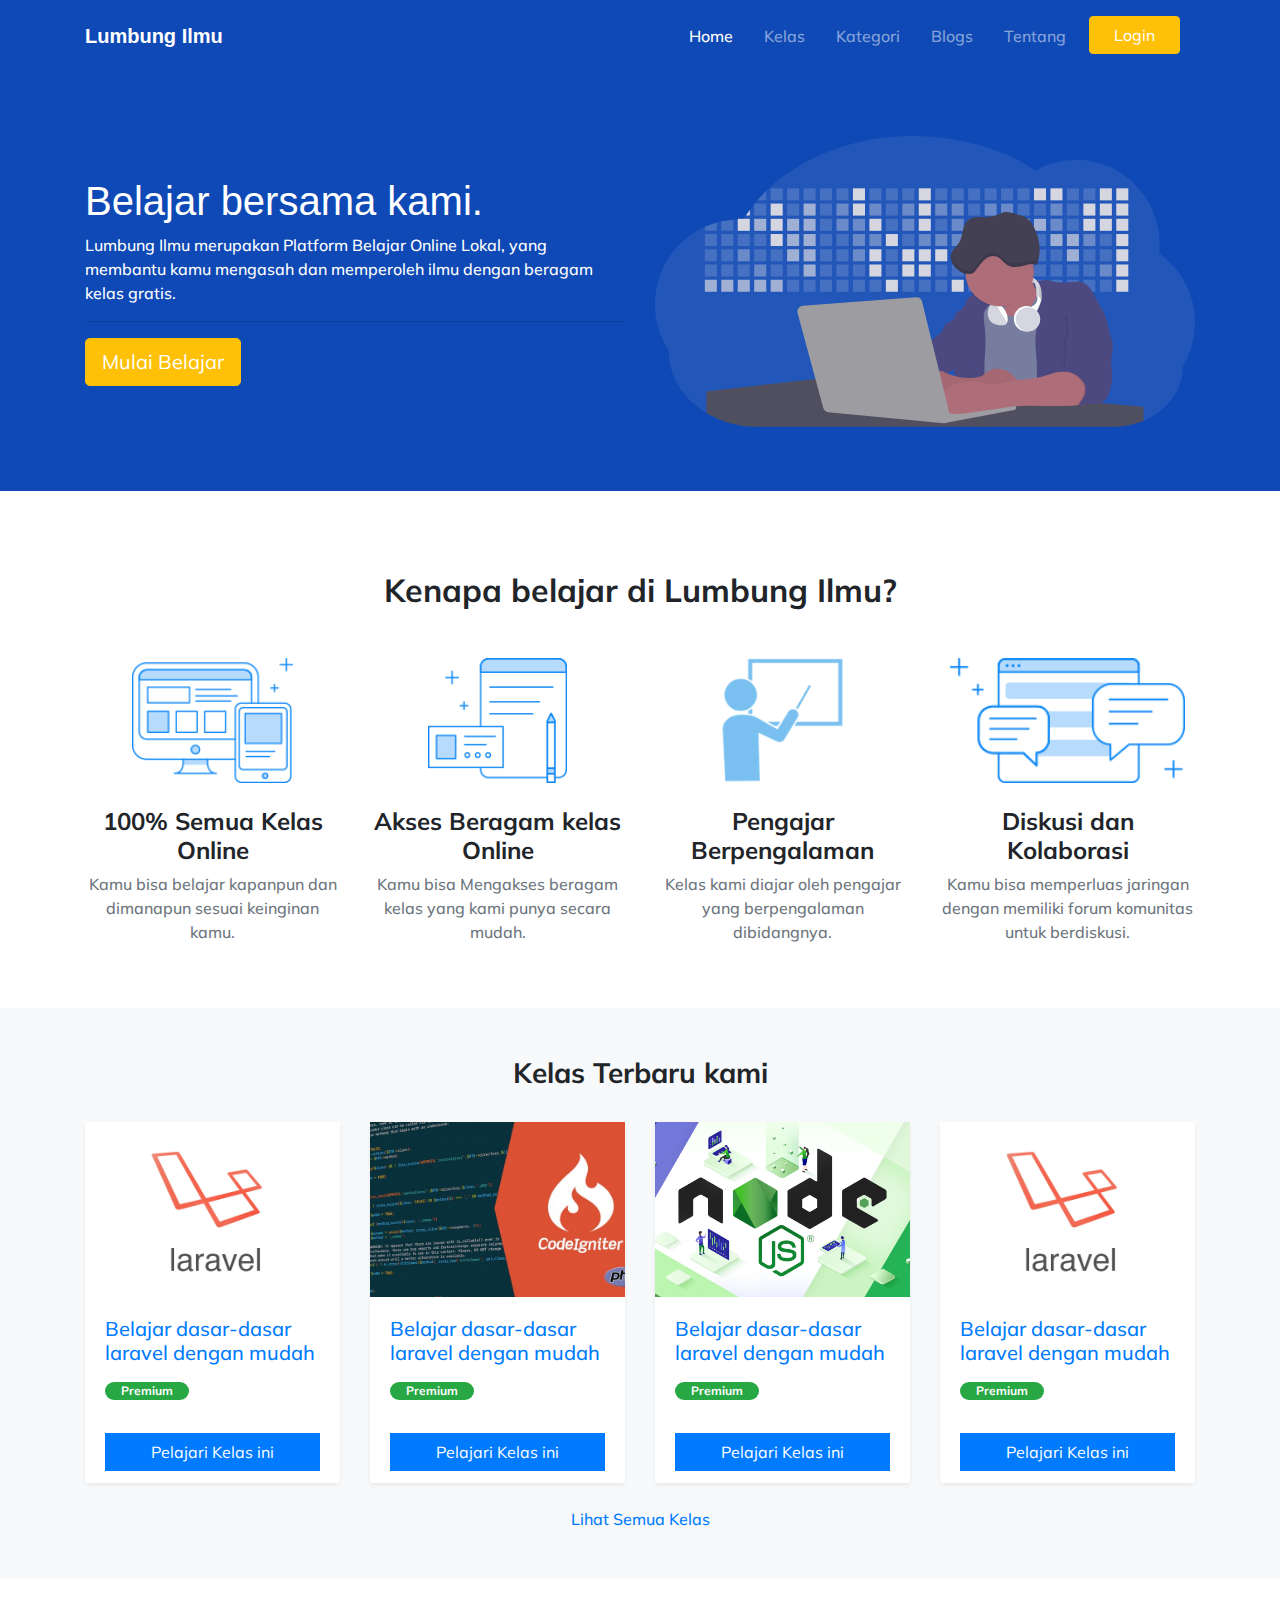
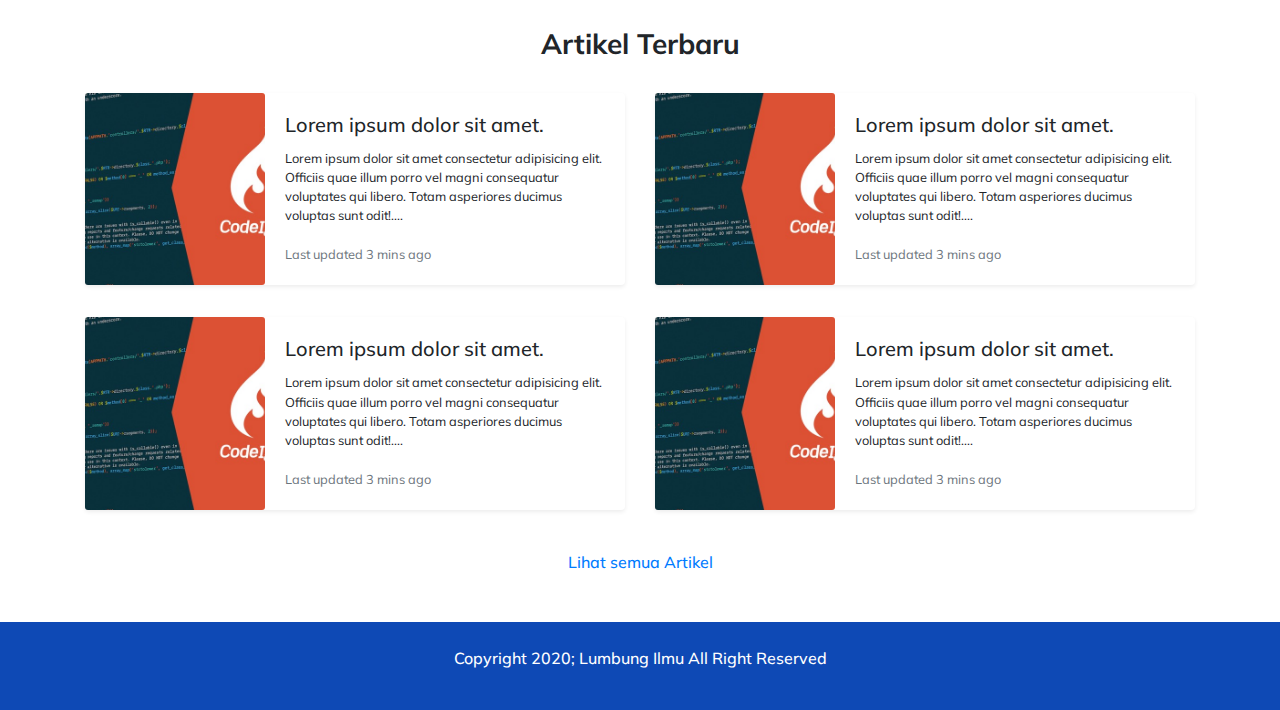
<file: index.html>
<!doctype html>
<html lang="en">

<head>
    <!-- Required meta tags -->
    <meta charset="utf-8">
    <meta name="viewport" content="width=device-width, initial-scale=1, shrink-to-fit=no">
    <!-- bootstrap css -->
    <link rel="stylesheet" href="css/bootstrap.min.css">
    <!-- custom css -->
    <link rel="stylesheet" href="css/app.css">

    <title>Lumbung Ilmu | Belajar Beragam kelas Online secara Gratis</title>
</head>

<body>
    <!-- navbar -->
    <nav class="navbar navbar-expand-lg navbar-dark py-3">
        <div class="container">
            <a class="navbar-brand" href="#">Lumbung Ilmu</a>
            <button class="navbar-toggler" type="button" data-toggle="collapse" data-target="#navbarNav"
                aria-controls="navbarNav" aria-expanded="false" aria-label="Toggle navigation">
                <span class="navbar-toggler-icon"></span>
            </button>
            <div class="collapse navbar-collapse" id="navbarNav">
                <ul class="navbar-nav ml-auto">
                    <li class="nav-item active">
                        <a class="nav-link" href="#">Home <span class="sr-only">(current)</span></a>
                    </li>
                    <li class="nav-item">
                        <a class="nav-link" href="#">Kelas</a>
                    </li>
                    <li class="nav-item">
                        <a class="nav-link" href="#">Kategori</a>
                    </li>
                    <div class="nav-item">
                        <a href="" class="nav-link">Blogs</a>
                    </div>
                    <div class="nav-item">
                        <a href="" class="nav-link">Tentang</a>
                    </div>
                    <li class="nav-item">
                        <a class="btn btn-warning text-white px-4" href="#">Login</a>
                    </li>
                </ul>
            </div>
        </div>
    </nav>
    <!-- end of navbar -->

    <!-- jumbotron -->
    <div class="jumbotron jumbotron-fluid">
        <div class="container text-white">
            <div class="row">
                <div class="col-sm-6 align-self-center">
                    <h1>Belajar bersama kami.</h1>
                    <p>Lumbung Ilmu merupakan Platform Belajar Online Lokal, yang membantu kamu mengasah dan memperoleh
                        ilmu dengan beragam kelas gratis.</p>
                    <hr>
                    <a href="" class="btn btn-warning btn-lg text-white">Mulai Belajar</a>
                </div>
                <div class="col-sm-6">
                    <img src="images/svg/developer_activity.svg" width="100%">
                </div>
            </div>
        </div>
    </div>
    <!-- end of jumbotron -->

    <!-- our-benefit -->
    <section class="benefit-us py-5">
        <div class="container text-center">
            <h2 class="font-weight-bold">Kenapa belajar di Lumbung Ilmu?</h2>
            <div class="row mt-5">
                <div class="col-sm-3">
                    <img src="images/png/1.png">
                    <div class="title mt-4">
                        <h4 class="font-weight-bold">100% Semua Kelas Online</h4>
                        <p class="text-muted">Kamu bisa belajar kapanpun dan dimanapun sesuai keinginan kamu.</p>
                    </div>
                </div>
                <div class="col-sm-3">
                    <img src="images/png/2.png">
                    <div class="title mt-4">
                        <h4 class="font-weight-bold">Akses Beragam kelas Online</h4>
                        <p class="text-muted">Kamu bisa Mengakses beragam kelas yang kami punya secara mudah.</p>
                    </div>
                </div>
                <div class="col-sm-3">
                    <img src="images/png/3.png">
                    <div class="title mt-4">
                        <h4 class="font-weight-bold">Pengajar Berpengalaman</h4>
                        <p class="text-muted">Kelas kami diajar oleh pengajar yang berpengalaman dibidangnya.</p>
                    </div>
                </div>
                <div class="col-sm-3">
                    <img src="images/png/4.png">
                    <div class="title mt-4">
                        <h4 class="font-weight-bold">Diskusi dan Kolaborasi</h4>
                        <p class="text-muted">Kamu bisa memperluas jaringan dengan memiliki forum komunitas untuk
                            berdiskusi.</p>
                    </div>
                </div>
            </div>
        </div>
    </section>
    <!-- end of our benefit -->

    <!-- latest course -->
    <section class="lates-course py-5 bg-light">
        <div class="container">
            <h3 class="font-weight-bold text-center">Kelas Terbaru kami</h3>
            <div class="row mt-3">
                <div class="col-sm-3">
                    <div class="card shadow-sm border-0 mt-3">
                        <img src="../images/courses/laravel.jpg" class="course-thumbnail" width="100%">
                        <div class="card-body">
                            <h5 class="card-title">
                                <a href="">Belajar dasar-dasar laravel dengan mudah</a>
                            </h5>
                            <span class="badge badge-success badge-pill px-3">Premium</span>
                        </div>
                        <div class="card-footer border-0 bg-white">
                            <a href="" class="btn btn-primary btn-block rounded-0">Pelajari Kelas ini</a>
                        </div>
                    </div>
                </div>
                <div class="col-sm-3">
                    <div class="card shadow-sm border-0 mt-3">
                        <img src="../images/courses/codeigniter.jpg" class="course-thumbnail" width="100%">
                        <div class="card-body">
                            <h5 class="card-title">
                                <a href="">Belajar dasar-dasar laravel dengan mudah</a>
                            </h5>
                            <span class="badge badge-success badge-pill px-3">Premium</span>
                        </div>
                        <div class="card-footer border-0 bg-white">
                            <a href="" class="btn btn-primary btn-block rounded-0">Pelajari Kelas ini</a>
                        </div>
                    </div>
                </div>
                <div class="col-sm-3">
                    <div class="card shadow-sm border-0 mt-3">
                        <img src="../images/courses/nodejs.png" class="course-thumbnail" width="100%">
                        <div class="card-body">
                            <h5 class="card-title">
                                <a href="">Belajar dasar-dasar laravel dengan mudah</a>
                            </h5>
                            <span class="badge badge-success badge-pill px-3">Premium</span>
                        </div>
                        <div class="card-footer border-0 bg-white">
                            <a href="" class="btn btn-primary btn-block rounded-0">Pelajari Kelas ini</a>
                        </div>
                    </div>
                </div>
                <div class="col-sm-3">
                    <div class="card shadow-sm border-0 mt-3">
                        <img src="../images/courses/laravel.jpg" class="course-thumbnail" width="100%">
                        <div class="card-body">
                            <h5 class="card-title">
                                <a href="">Belajar dasar-dasar laravel dengan mudah</a>
                            </h5>
                            <span class="badge badge-success badge-pill px-3">Premium</span>
                        </div>
                        <div class="card-footer border-0 bg-white">
                            <a href="" class="btn btn-primary btn-block rounded-0">Pelajari Kelas ini</a>
                        </div>
                    </div>
                </div>
            </div>
            <div class="text-center mt-4">
                <a href="">Lihat Semua Kelas</a>
            </div>
        </div>
    </section>
    <!-- end of latest course -->

    <!-- blogs -->
    <section class="lates-blogs py-5">
        <div class="container">
            <h3 class="font-weight-bold text-center">Artikel Terbaru</h3>
            <div class="row mt-3">
                <div class="col-sm-6 mt-3">
                    <div class="card mb-3 border-0 shadow-sm" style="max-width: 540px;">
                        <div class="row no-gutters">
                            <div class="col-md-4">
                                <img src="images/courses/codeigniter.jpg" class="card-img blogs-thumbnail" alt="...">
                            </div>
                            <div class="col-md-8">
                                <div class="card-body">
                                    <h5 class="card-title">Lorem ipsum dolor sit amet.</h5>
                                    <p class="small">Lorem ipsum dolor sit amet consectetur adipisicing elit. Officiis
                                        quae illum porro vel magni consequatur voluptates qui libero. Totam asperiores
                                        ducimus voluptas sunt odit!....</p>
                                    <p class="card-text"><small class="text-muted">Last updated 3 mins ago</small></p>
                                </div>
                            </div>
                        </div>
                    </div>
                </div>
                <div class="col-sm-6 mt-3">
                    <div class="card mb-3 border-0 shadow-sm" style="max-width: 540px;">
                        <div class="row no-gutters">
                            <div class="col-md-4">
                                <img src="images/courses/codeigniter.jpg" class="card-img blogs-thumbnail" alt="...">
                            </div>
                            <div class="col-md-8">
                                <div class="card-body">
                                    <h5 class="card-title">Lorem ipsum dolor sit amet.</h5>
                                    <p class="small">Lorem ipsum dolor sit amet consectetur adipisicing elit. Officiis
                                        quae illum porro vel magni consequatur voluptates qui libero. Totam asperiores
                                        ducimus voluptas sunt odit!....</p>
                                    <p class="card-text"><small class="text-muted">Last updated 3 mins ago</small></p>
                                </div>
                            </div>
                        </div>
                    </div>
                </div>
                <div class="col-sm-6 mt-3">
                    <div class="card mb-3 border-0 shadow-sm" style="max-width: 540px;">
                        <div class="row no-gutters">
                            <div class="col-md-4">
                                <img src="images/courses/codeigniter.jpg" class="card-img blogs-thumbnail" alt="...">
                            </div>
                            <div class="col-md-8">
                                <div class="card-body">
                                    <h5 class="card-title">Lorem ipsum dolor sit amet.</h5>
                                    <p class="small">Lorem ipsum dolor sit amet consectetur adipisicing elit. Officiis
                                        quae illum porro vel magni consequatur voluptates qui libero. Totam asperiores
                                        ducimus voluptas sunt odit!....</p>
                                    <p class="card-text"><small class="text-muted">Last updated 3 mins ago</small></p>
                                </div>
                            </div>
                        </div>
                    </div>
                </div>
                <div class="col-sm-6 mt-3">
                    <div class="card mb-3 border-0 shadow-sm" style="max-width: 540px;">
                        <div class="row no-gutters">
                            <div class="col-md-4">
                                <img src="images/courses/codeigniter.jpg" class="card-img blogs-thumbnail" alt="...">
                            </div>
                            <div class="col-md-8">
                                <div class="card-body">
                                    <h5 class="card-title">Lorem ipsum dolor sit amet.</h5>
                                    <p class="small">Lorem ipsum dolor sit amet consectetur adipisicing elit. Officiis
                                        quae illum porro vel magni consequatur voluptates qui libero. Totam asperiores
                                        ducimus voluptas sunt odit!....</p>
                                    <p class="card-text"><small class="text-muted">Last updated 3 mins ago</small></p>
                                </div>
                            </div>
                        </div>
                    </div>
                </div>
            </div>
            <div class="text-center mt-4">
                <a href="">Lihat semua Artikel</a>
            </div>
        </div>
    </section>
    <!-- end of blogs -->

    <!-- footer -->
    <footer class="py-4">
        <div class="container text-white text-center">
            <p>Copyright 2020; Lumbung Ilmu All Right Reserved</p>
        </div>
    </footer>
    <!-- end of footer -->

    <!-- Optional JavaScript; choose one of the two! -->

    <!-- Option 1: jQuery and Bootstrap Bundle (includes Popper) -->
    <script src="https://code.jquery.com/jquery-3.5.1.slim.min.js">
    </script>
    <script src="js/bootstrap.bundle.min.js">
    </script>

    <!-- Option 2: jQuery, Popper.js, and Bootstrap JS
    <script src="https://code.jquery.com/jquery-3.5.1.slim.min.js" integrity="sha384-DfXdz2htPH0lsSSs5nCTpuj/zy4C+OGpamoFVy38MVBnE+IbbVYUew+OrCXaRkfj" crossorigin="anonymous"></script>
    <script src="https://cdn.jsdelivr.net/npm/popper.js@1.16.1/dist/umd/popper.min.js" integrity="sha384-9/reFTGAW83EW2RDu2S0VKaIzap3H66lZH81PoYlFhbGU+6BZp6G7niu735Sk7lN" crossorigin="anonymous"></script>
    <script src="https://cdn.jsdelivr.net/npm/bootstrap@4.5.3/dist/js/bootstrap.min.js" integrity="sha384-w1Q4orYjBQndcko6MimVbzY0tgp4pWB4lZ7lr30WKz0vr/aWKhXdBNmNb5D92v7s" crossorigin="anonymous"></script>
    -->
</body>

</html>
</file>
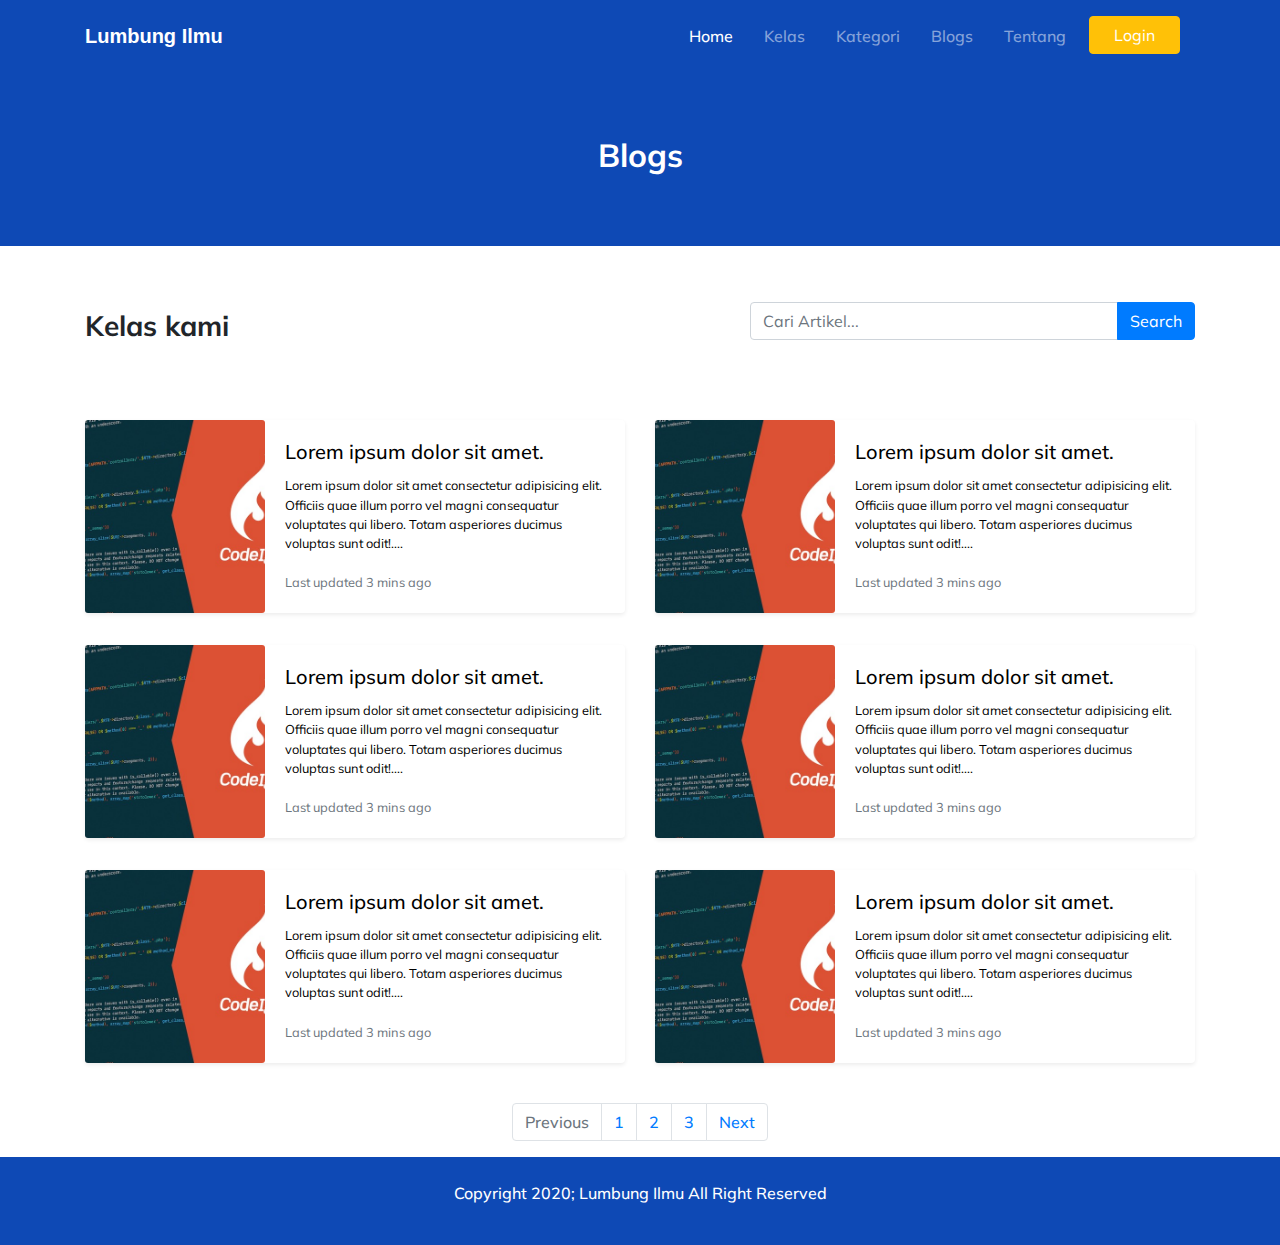
<file: pages/blogs.html>
<!doctype html>
<html lang="en">

<head>
    <!-- Required meta tags -->
    <meta charset="utf-8">
    <meta name="viewport" content="width=device-width, initial-scale=1, shrink-to-fit=no">
    <!-- bootstrap css -->
    <link rel="stylesheet" href="../css/bootstrap.min.css">
    <!-- custom css -->
    <link rel="stylesheet" href="../css/app.css">

    <title>Lumbung Ilmu | Belajar Beragam kelas Online secara Gratis</title>
</head>

<body>
    <!-- navbar -->
    <nav class="navbar navbar-expand-lg navbar-dark py-3">
        <div class="container">
            <a class="navbar-brand" href="#">Lumbung Ilmu</a>
            <button class="navbar-toggler" type="button" data-toggle="collapse" data-target="#navbarNav"
                aria-controls="navbarNav" aria-expanded="false" aria-label="Toggle navigation">
                <span class="navbar-toggler-icon"></span>
            </button>
            <div class="collapse navbar-collapse" id="navbarNav">
                <ul class="navbar-nav ml-auto">
                    <li class="nav-item active">
                        <a class="nav-link" href="#">Home <span class="sr-only">(current)</span></a>
                    </li>
                    <li class="nav-item">
                        <a class="nav-link" href="#">Kelas</a>
                    </li>
                    <li class="nav-item">
                        <a class="nav-link" href="#">Kategori</a>
                    </li>
                    <div class="nav-item">
                        <a href="" class="nav-link">Blogs</a>
                    </div>
                    <div class="nav-item">
                        <a href="" class="nav-link">Tentang</a>
                    </div>
                    <li class="nav-item">
                        <a class="btn btn-warning text-white px-4" href="#">Login</a>
                    </li>
                </ul>
            </div>
        </div>
    </nav>
    <!-- end of navbar -->

    <!-- jumbotron -->
    <div class="jumbotron jumbotron-fluid">
        <div class="container text-white text-center">
            <h2 class="font-weight-bold">Blogs</h2>
        </div>
    </div>
    </div>
    <!-- end of jumbotron -->

    <!-- courses -->
    <section class="courses py-4">
        <div class="container ">
            <div class="row d-flex justify-content-between">
                <div class="col-sm-7 align-self-center">
                    <h3 class="font-weight-bold">Kelas kami</h3>
                </div>
                <div class="col-sm-5">
                    <div class="input-group mb-3">
                        <input type="text" class="form-control" placeholder="Cari Artikel...">
                        <div class="input-group-append">
                            <button class="btn btn-primary" type="submit" id="button-addon2">Search</button>
                        </div>
                    </div>
                </div>
            </div>
            <div class="row mt-5">
                <div class="col-sm-6 mt-3">
                    <a href="" style="text-decoration: none; color: black;">
                        <div class="card mb-3 border-0 shadow-sm" style="max-width: 540px;">
                            <div class="row no-gutters">
                                <div class="col-md-4">
                                    <img src="../images/courses/codeigniter.jpg" class="card-img blogs-thumbnail"
                                        alt="...">
                                </div>
                                <div class="col-md-8">
                                    <div class="card-body">
                                        <h5 class="card-title">Lorem ipsum dolor sit amet.</h5>
                                        <p class="small">Lorem ipsum dolor sit amet consectetur adipisicing elit.
                                            Officiis
                                            quae illum porro vel magni consequatur voluptates qui libero. Totam
                                            asperiores
                                            ducimus voluptas sunt odit!....</p>
                                        <p class="card-text"><small class="text-muted">Last updated 3 mins ago</small>
                                        </p>
                                    </div>
                                </div>
                            </div>
                        </div>
                    </a>
                </div>
                <div class="col-sm-6 mt-3">
                    <a href="" style="text-decoration: none; color: black;">
                        <div class="card mb-3 border-0 shadow-sm" style="max-width: 540px;">
                            <div class="row no-gutters">
                                <div class="col-md-4">
                                    <img src="../images/courses/codeigniter.jpg" class="card-img blogs-thumbnail"
                                        alt="...">
                                </div>
                                <div class="col-md-8">
                                    <div class="card-body">
                                        <h5 class="card-title">Lorem ipsum dolor sit amet.</h5>
                                        <p class="small">Lorem ipsum dolor sit amet consectetur adipisicing elit.
                                            Officiis
                                            quae illum porro vel magni consequatur voluptates qui libero. Totam
                                            asperiores
                                            ducimus voluptas sunt odit!....</p>
                                        <p class="card-text"><small class="text-muted">Last updated 3 mins ago</small>
                                        </p>
                                    </div>
                                </div>
                            </div>
                        </div>
                    </a>
                </div>
                <div class="col-sm-6 mt-3">
                    <a href="" style="text-decoration: none; color: black;">
                        <div class="card mb-3 border-0 shadow-sm" style="max-width: 540px;">
                            <div class="row no-gutters">
                                <div class="col-md-4">
                                    <img src="../images/courses/codeigniter.jpg" class="card-img blogs-thumbnail"
                                        alt="...">
                                </div>
                                <div class="col-md-8">
                                    <div class="card-body">
                                        <h5 class="card-title">Lorem ipsum dolor sit amet.</h5>
                                        <p class="small">Lorem ipsum dolor sit amet consectetur adipisicing elit.
                                            Officiis
                                            quae illum porro vel magni consequatur voluptates qui libero. Totam
                                            asperiores
                                            ducimus voluptas sunt odit!....</p>
                                        <p class="card-text"><small class="text-muted">Last updated 3 mins ago</small>
                                        </p>
                                    </div>
                                </div>
                            </div>
                        </div>
                    </a>
                </div>
                <div class="col-sm-6 mt-3">
                    <a href="" style="text-decoration: none; color: black;">
                        <div class="card mb-3 border-0 shadow-sm" style="max-width: 540px;">
                            <div class="row no-gutters">
                                <div class="col-md-4">
                                    <img src="../images/courses/codeigniter.jpg" class="card-img blogs-thumbnail"
                                        alt="...">
                                </div>
                                <div class="col-md-8">
                                    <div class="card-body">
                                        <h5 class="card-title">Lorem ipsum dolor sit amet.</h5>
                                        <p class="small">Lorem ipsum dolor sit amet consectetur adipisicing elit.
                                            Officiis
                                            quae illum porro vel magni consequatur voluptates qui libero. Totam
                                            asperiores
                                            ducimus voluptas sunt odit!....</p>
                                        <p class="card-text"><small class="text-muted">Last updated 3 mins ago</small>
                                        </p>
                                    </div>
                                </div>
                            </div>
                        </div>
                    </a>
                </div>
                <div class="col-sm-6 mt-3">
                    <a href="" style="text-decoration: none; color: black;">
                        <div class="card mb-3 border-0 shadow-sm" style="max-width: 540px;">
                            <div class="row no-gutters">
                                <div class="col-md-4">
                                    <img src="../images/courses/codeigniter.jpg" class="card-img blogs-thumbnail"
                                        alt="...">
                                </div>
                                <div class="col-md-8">
                                    <div class="card-body">
                                        <h5 class="card-title">Lorem ipsum dolor sit amet.</h5>
                                        <p class="small">Lorem ipsum dolor sit amet consectetur adipisicing elit.
                                            Officiis
                                            quae illum porro vel magni consequatur voluptates qui libero. Totam
                                            asperiores
                                            ducimus voluptas sunt odit!....</p>
                                        <p class="card-text"><small class="text-muted">Last updated 3 mins ago</small>
                                        </p>
                                    </div>
                                </div>
                            </div>
                        </div>
                    </a>
                </div>
                <div class="col-sm-6 mt-3">
                    <a href="" style="text-decoration: none; color: black;">
                        <div class="card mb-3 border-0 shadow-sm" style="max-width: 540px;">
                            <div class="row no-gutters">
                                <div class="col-md-4">
                                    <img src="../images/courses/codeigniter.jpg" class="card-img blogs-thumbnail"
                                        alt="...">
                                </div>
                                <div class="col-md-8">
                                    <div class="card-body">
                                        <h5 class="card-title">Lorem ipsum dolor sit amet.</h5>
                                        <p class="small">Lorem ipsum dolor sit amet consectetur adipisicing elit.
                                            Officiis
                                            quae illum porro vel magni consequatur voluptates qui libero. Totam
                                            asperiores
                                            ducimus voluptas sunt odit!....</p>
                                        <p class="card-text"><small class="text-muted">Last updated 3 mins ago</small>
                                        </p>
                                    </div>
                                </div>
                            </div>
                        </div>
                    </a>
                </div>
            </div>
        </div>
    </section>
    <!-- end of courses -->

    <!-- pagination -->
    <nav aria-label="Page navigation example">
        <ul class="pagination justify-content-center">
            <li class="page-item disabled">
                <a class="page-link" href="#" tabindex="-1" aria-disabled="true">Previous</a>
            </li>
            <li class="page-item"><a class="page-link" href="#">1</a></li>
            <li class="page-item"><a class="page-link" href="#">2</a></li>
            <li class="page-item"><a class="page-link" href="#">3</a></li>
            <li class="page-item">
                <a class="page-link" href="#">Next</a>
            </li>
        </ul>
    </nav>
    <!-- end of pagination -->


    <!-- footer -->
    <footer class="py-4">
        <div class="container text-white text-center">
            <p>Copyright 2020; Lumbung Ilmu All Right Reserved</p>
        </div>
    </footer>
    <!-- end of footer -->

    <!-- Optional JavaScript; choose one of the two! -->

    <!-- Option 1: jQuery and Bootstrap Bundle (includes Popper) -->
    <script src="https://code.jquery.com/jquery-3.5.1.slim.min.js">
    </script>
    <script src="../js/bootstrap.bundle.min.js">
    </script>

    <!-- Option 2: jQuery, Popper.js, and Bootstrap JS
    <script src="https://code.jquery.com/jquery-3.5.1.slim.min.js" integrity="sha384-DfXdz2htPH0lsSSs5nCTpuj/zy4C+OGpamoFVy38MVBnE+IbbVYUew+OrCXaRkfj" crossorigin="anonymous"></script>
    <script src="https://cdn.jsdelivr.net/npm/popper.js@1.16.1/dist/umd/popper.min.js" integrity="sha384-9/reFTGAW83EW2RDu2S0VKaIzap3H66lZH81PoYlFhbGU+6BZp6G7niu735Sk7lN" crossorigin="anonymous"></script>
    <script src="https://cdn.jsdelivr.net/npm/bootstrap@4.5.3/dist/js/bootstrap.min.js" integrity="sha384-w1Q4orYjBQndcko6MimVbzY0tgp4pWB4lZ7lr30WKz0vr/aWKhXdBNmNb5D92v7s" crossorigin="anonymous"></script>
    -->
</body>

</html>
</file>
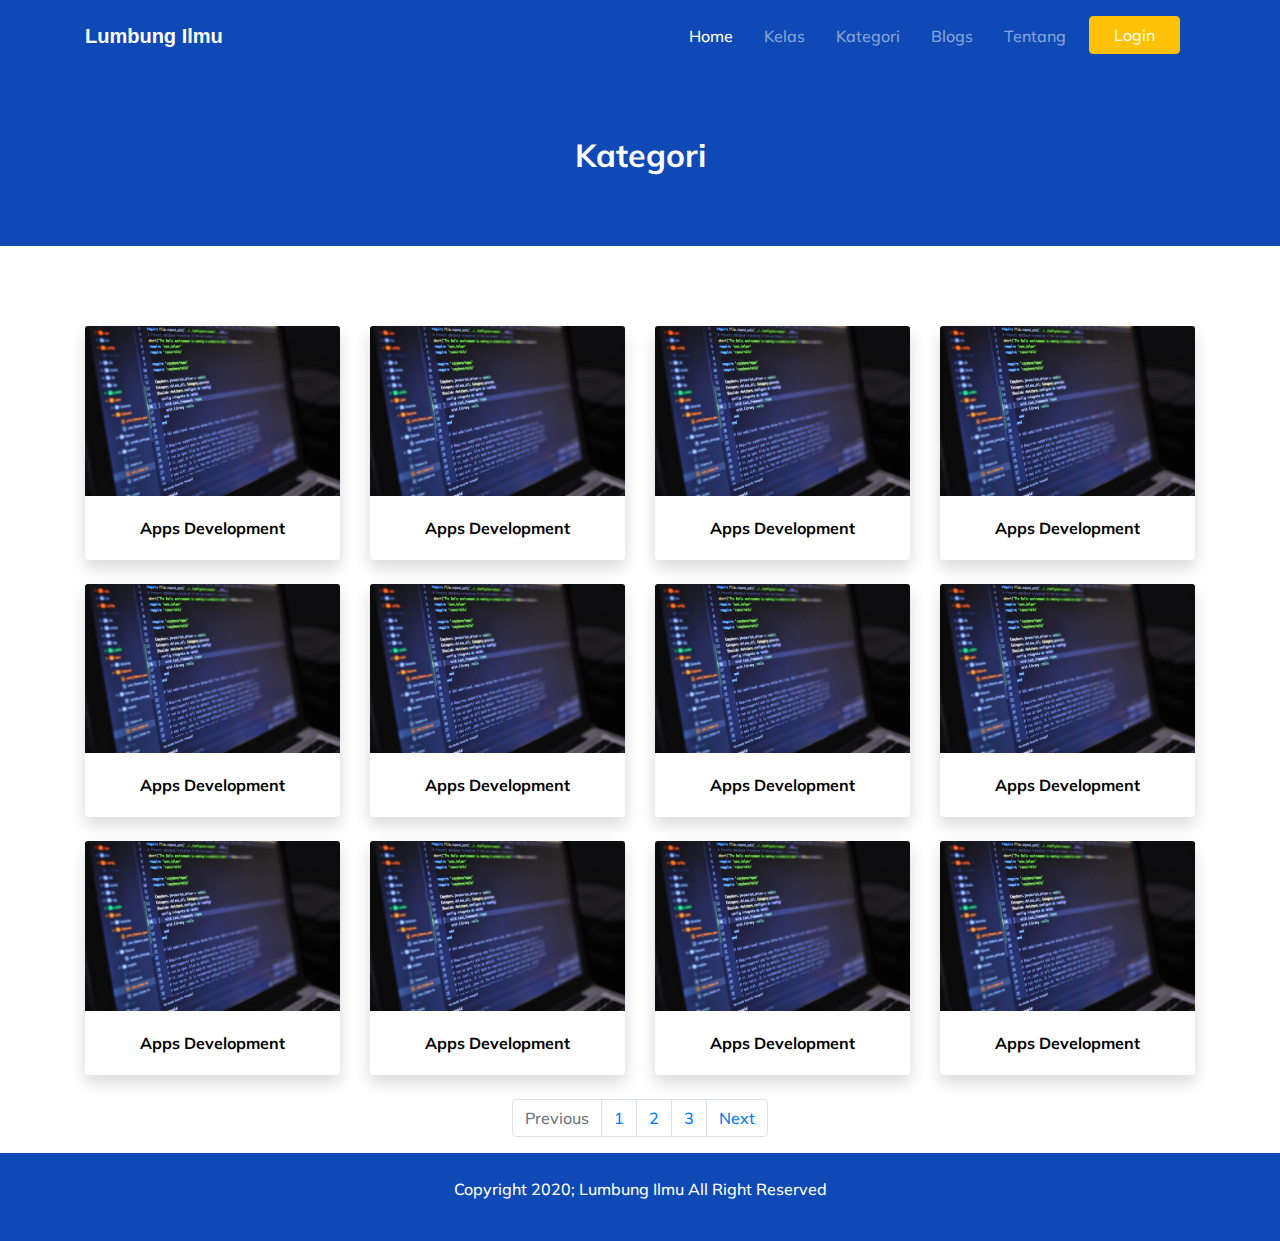
<file: pages/category.html>
<!doctype html>
<html lang="en">

<head>
    <!-- Required meta tags -->
    <meta charset="utf-8">
    <meta name="viewport" content="width=device-width, initial-scale=1, shrink-to-fit=no">
    <!-- bootstrap css -->
    <link rel="stylesheet" href="../css/bootstrap.min.css">
    <!-- custom css -->
    <link rel="stylesheet" href="../css/app.css">

    <title>Lumbung Ilmu | Belajar Beragam kelas Online secara Gratis</title>
</head>

<body>
    <!-- navbar -->
    <nav class="navbar navbar-expand-lg navbar-dark py-3">
        <div class="container">
            <a class="navbar-brand" href="#">Lumbung Ilmu</a>
            <button class="navbar-toggler" type="button" data-toggle="collapse" data-target="#navbarNav"
                aria-controls="navbarNav" aria-expanded="false" aria-label="Toggle navigation">
                <span class="navbar-toggler-icon"></span>
            </button>
            <div class="collapse navbar-collapse" id="navbarNav">
                <ul class="navbar-nav ml-auto">
                    <li class="nav-item active">
                        <a class="nav-link" href="#">Home <span class="sr-only">(current)</span></a>
                    </li>
                    <li class="nav-item">
                        <a class="nav-link" href="#">Kelas</a>
                    </li>
                    <li class="nav-item">
                        <a class="nav-link" href="#">Kategori</a>
                    </li>
                    <div class="nav-item">
                        <a href="" class="nav-link">Blogs</a>
                    </div>
                    <div class="nav-item">
                        <a href="" class="nav-link">Tentang</a>
                    </div>
                    <li class="nav-item">
                        <a class="btn btn-warning text-white px-4" href="#">Login</a>
                    </li>
                </ul>
            </div>
        </div>
    </nav>
    <!-- end of navbar -->

    <!-- jumbotron -->
    <div class="jumbotron jumbotron-fluid">
        <div class="container text-white text-center">
            <h2 class="font-weight-bold">Kategori</h2>
        </div>
    </div>
    </div>
    <!-- end of jumbotron -->

    <!-- courses -->
    <section class="categories py-4">
        <div class="container ">
            <div class="row">
                <div class="col-sm-3">
                    <a href="" style="text-decoration: none; color: black;">
                        <div class="card shadow mt-4 border-0">
                            <img src="../images/categories/1.jpg" class="card-img-top category-thumbnail">
                            <div class="card-body">
                                <p class="card-text font-weight-bold text-center">Apps Development</p>
                            </div>
                        </div>
                    </a>
                </div>
                <div class="col-sm-3">
                    <a href="" style="text-decoration: none; color: black;">
                        <div class="card shadow mt-4 border-0">
                            <img src="../images/categories/1.jpg" class="card-img-top category-thumbnail">
                            <div class="card-body">
                                <p class="card-text font-weight-bold text-center">Apps Development</p>
                            </div>
                        </div>
                    </a>
                </div>
                <div class="col-sm-3">
                    <a href="" style="text-decoration: none; color: black;">
                        <div class="card shadow mt-4 border-0">
                            <img src="../images/categories/1.jpg" class="card-img-top category-thumbnail">
                            <div class="card-body">
                                <p class="card-text font-weight-bold text-center">Apps Development</p>
                            </div>
                        </div>
                    </a>
                </div>
                <div class="col-sm-3">
                    <a href="" style="text-decoration: none; color: black;">
                        <div class="card shadow mt-4 border-0">
                            <img src="../images/categories/1.jpg" class="card-img-top category-thumbnail">
                            <div class="card-body">
                                <p class="card-text font-weight-bold text-center">Apps Development</p>
                            </div>
                        </div>
                    </a>
                </div>
                <div class="col-sm-3">
                    <a href="" style="text-decoration: none; color: black;">
                        <div class="card shadow mt-4 border-0">
                            <img src="../images/categories/1.jpg" class="card-img-top category-thumbnail">
                            <div class="card-body">
                                <p class="card-text font-weight-bold text-center">Apps Development</p>
                            </div>
                        </div>
                    </a>
                </div>
                <div class="col-sm-3">
                    <a href="" style="text-decoration: none; color: black;">
                        <div class="card shadow mt-4 border-0">
                            <img src="../images/categories/1.jpg" class="card-img-top category-thumbnail">
                            <div class="card-body">
                                <p class="card-text font-weight-bold text-center">Apps Development</p>
                            </div>
                        </div>
                    </a>
                </div>
                <div class="col-sm-3">
                    <a href="" style="text-decoration: none; color: black;">
                        <div class="card shadow mt-4 border-0">
                            <img src="../images/categories/1.jpg" class="card-img-top category-thumbnail">
                            <div class="card-body">
                                <p class="card-text font-weight-bold text-center">Apps Development</p>
                            </div>
                        </div>
                    </a>
                </div>
                <div class="col-sm-3">
                    <a href="" style="text-decoration: none; color: black;">
                        <div class="card shadow mt-4 border-0">
                            <img src="../images/categories/1.jpg" class="card-img-top category-thumbnail">
                            <div class="card-body">
                                <p class="card-text font-weight-bold text-center">Apps Development</p>
                            </div>
                        </div>
                    </a>
                </div>
                <div class="col-sm-3">
                    <a href="" style="text-decoration: none; color: black;">
                        <div class="card shadow mt-4 border-0">
                            <img src="../images/categories/1.jpg" class="card-img-top category-thumbnail">
                            <div class="card-body">
                                <p class="card-text font-weight-bold text-center">Apps Development</p>
                            </div>
                        </div>
                    </a>
                </div>
                <div class="col-sm-3">
                    <a href="" style="text-decoration: none; color: black;">
                        <div class="card shadow mt-4 border-0">
                            <img src="../images/categories/1.jpg" class="card-img-top category-thumbnail">
                            <div class="card-body">
                                <p class="card-text font-weight-bold text-center">Apps Development</p>
                            </div>
                        </div>
                    </a>
                </div>
                <div class="col-sm-3">
                    <a href="" style="text-decoration: none; color: black;">
                        <div class="card shadow mt-4 border-0">
                            <img src="../images/categories/1.jpg" class="card-img-top category-thumbnail">
                            <div class="card-body">
                                <p class="card-text font-weight-bold text-center">Apps Development</p>
                            </div>
                        </div>
                    </a>
                </div>
                <div class="col-sm-3">
                    <a href="" style="text-decoration: none; color: black;">
                        <div class="card shadow mt-4 border-0">
                            <img src="../images/categories/1.jpg" class="card-img-top category-thumbnail">
                            <div class="card-body">
                                <p class="card-text font-weight-bold text-center">Apps Development</p>
                            </div>
                        </div>
                    </a>
                </div>
            </div>
        </div>
    </section>
    <!-- end of courses -->

    <!-- pagination -->
    <nav aria-label="Page navigation example">
        <ul class="pagination justify-content-center">
            <li class="page-item disabled">
                <a class="page-link" href="#" tabindex="-1" aria-disabled="true">Previous</a>
            </li>
            <li class="page-item"><a class="page-link" href="#">1</a></li>
            <li class="page-item"><a class="page-link" href="#">2</a></li>
            <li class="page-item"><a class="page-link" href="#">3</a></li>
            <li class="page-item">
                <a class="page-link" href="#">Next</a>
            </li>
        </ul>
    </nav>
    <!-- end of pagination -->


    <!-- footer -->
    <footer class="py-4">
        <div class="container text-white text-center">
            <p>Copyright 2020; Lumbung Ilmu All Right Reserved</p>
        </div>
    </footer>
    <!-- end of footer -->

    <!-- Optional JavaScript; choose one of the two! -->

    <!-- Option 1: jQuery and Bootstrap Bundle (includes Popper) -->
    <script src="https://code.jquery.com/jquery-3.5.1.slim.min.js">
    </script>
    <script src="../js/bootstrap.bundle.min.js">
    </script>

    <!-- Option 2: jQuery, Popper.js, and Bootstrap JS
    <script src="https://code.jquery.com/jquery-3.5.1.slim.min.js" integrity="sha384-DfXdz2htPH0lsSSs5nCTpuj/zy4C+OGpamoFVy38MVBnE+IbbVYUew+OrCXaRkfj" crossorigin="anonymous"></script>
    <script src="https://cdn.jsdelivr.net/npm/popper.js@1.16.1/dist/umd/popper.min.js" integrity="sha384-9/reFTGAW83EW2RDu2S0VKaIzap3H66lZH81PoYlFhbGU+6BZp6G7niu735Sk7lN" crossorigin="anonymous"></script>
    <script src="https://cdn.jsdelivr.net/npm/bootstrap@4.5.3/dist/js/bootstrap.min.js" integrity="sha384-w1Q4orYjBQndcko6MimVbzY0tgp4pWB4lZ7lr30WKz0vr/aWKhXdBNmNb5D92v7s" crossorigin="anonymous"></script>
    -->
</body>

</html>
</file>
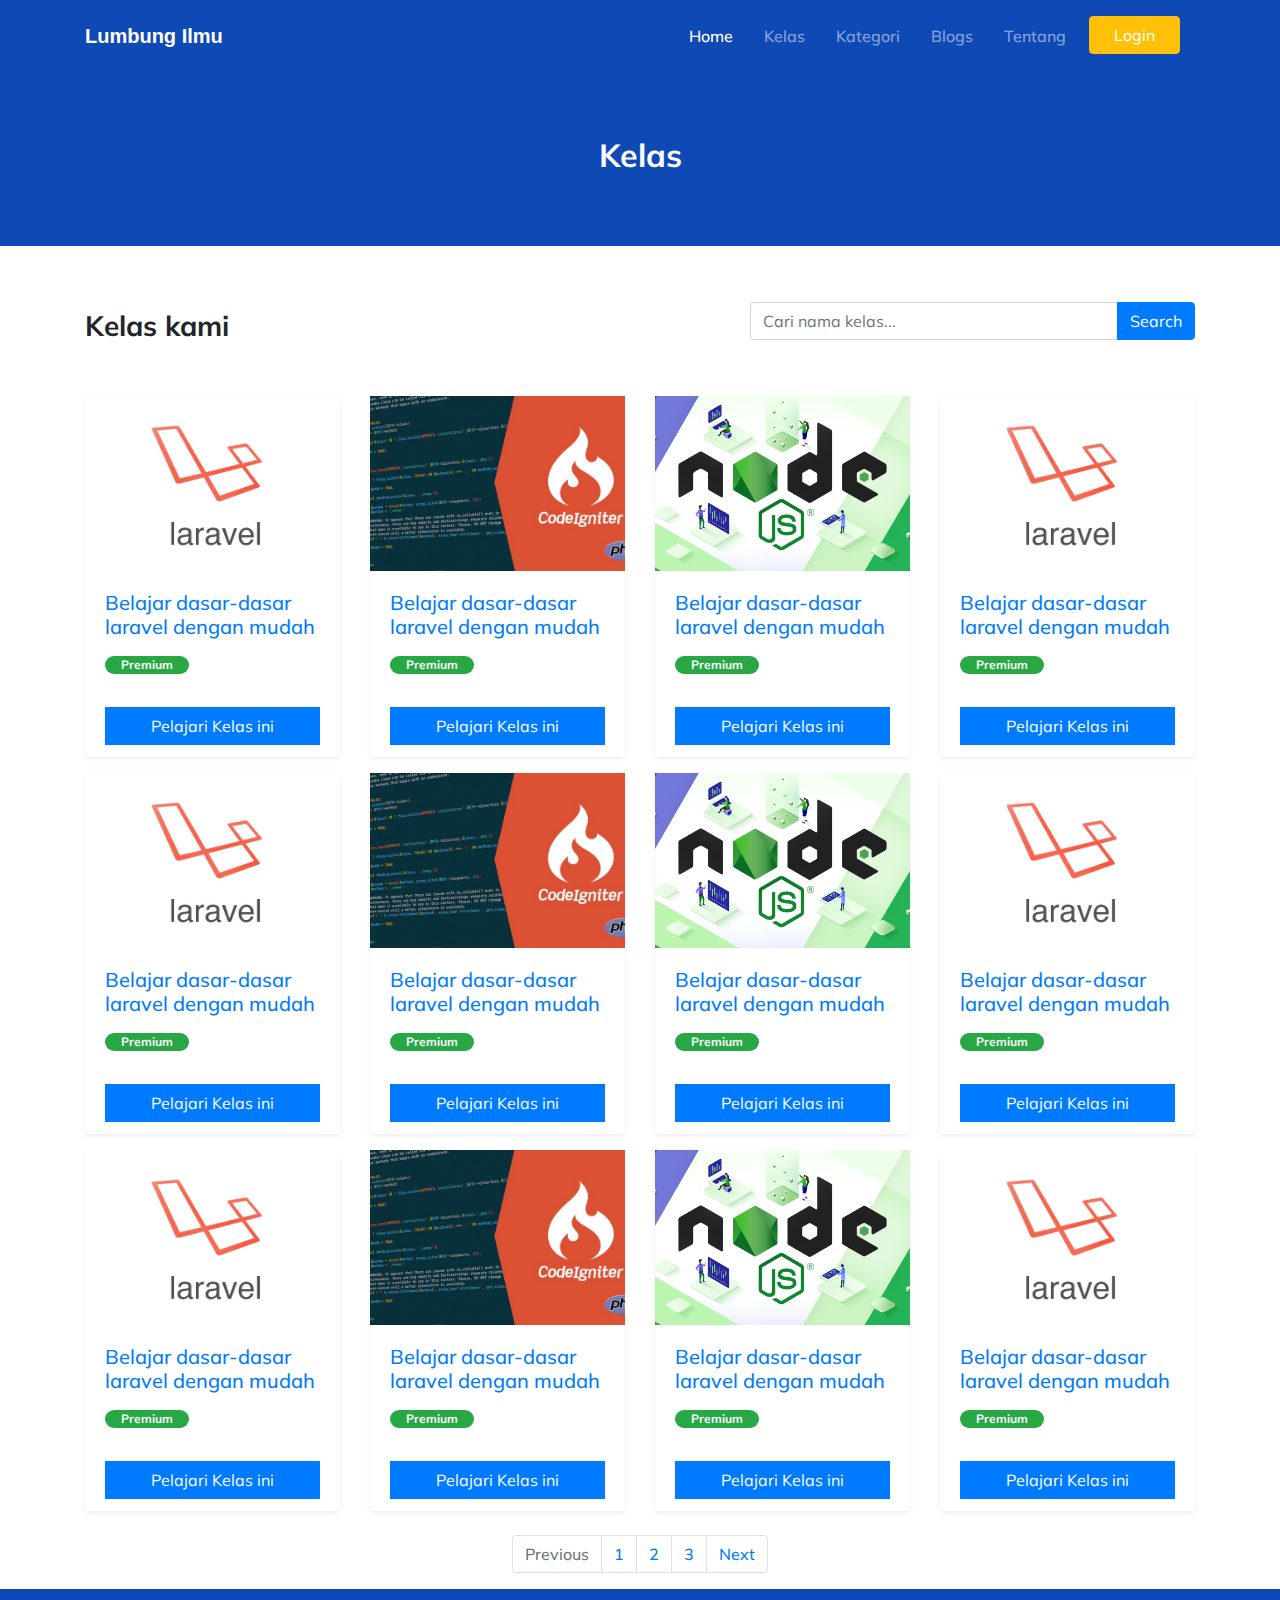
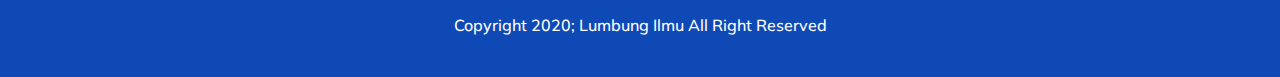
<file: pages/course.html>
<!doctype html>
<html lang="en">

<head>
    <!-- Required meta tags -->
    <meta charset="utf-8">
    <meta name="viewport" content="width=device-width, initial-scale=1, shrink-to-fit=no">
    <!-- bootstrap css -->
    <link rel="stylesheet" href="../css/bootstrap.min.css">
    <!-- custom css -->
    <link rel="stylesheet" href="../css/app.css">

    <title>Lumbung Ilmu | Belajar Beragam kelas Online secara Gratis</title>
</head>

<body>
    <!-- navbar -->
    <nav class="navbar navbar-expand-lg navbar-dark py-3">
        <div class="container">
            <a class="navbar-brand" href="#">Lumbung Ilmu</a>
            <button class="navbar-toggler" type="button" data-toggle="collapse" data-target="#navbarNav"
                aria-controls="navbarNav" aria-expanded="false" aria-label="Toggle navigation">
                <span class="navbar-toggler-icon"></span>
            </button>
            <div class="collapse navbar-collapse" id="navbarNav">
                <ul class="navbar-nav ml-auto">
                    <li class="nav-item active">
                        <a class="nav-link" href="#">Home <span class="sr-only">(current)</span></a>
                    </li>
                    <li class="nav-item">
                        <a class="nav-link" href="#">Kelas</a>
                    </li>
                    <li class="nav-item">
                        <a class="nav-link" href="#">Kategori</a>
                    </li>
                    <div class="nav-item">
                        <a href="" class="nav-link">Blogs</a>
                    </div>
                    <div class="nav-item">
                        <a href="" class="nav-link">Tentang</a>
                    </div>
                    <li class="nav-item">
                        <a class="btn btn-warning text-white px-4" href="#">Login</a>
                    </li>
                </ul>
            </div>
        </div>
    </nav>
    <!-- end of navbar -->

    <!-- jumbotron -->
    <div class="jumbotron jumbotron-fluid">
        <div class="container text-white text-center">
            <h2 class="font-weight-bold">Kelas</h2>
        </div>
    </div>
    </div>
    <!-- end of jumbotron -->

    <!-- courses -->
    <section class="courses py-4">
        <div class="container ">
            <div class="row d-flex justify-content-between">
                <div class="col-sm-7 align-self-center">
                    <h3 class="font-weight-bold">Kelas kami</h3>
                </div>
                <div class="col-sm-5">
                    <div class="input-group mb-3">
                        <input type="text" class="form-control" placeholder="Cari nama kelas...">
                        <div class="input-group-append">
                            <button class="btn btn-primary" type="submit" id="button-addon2">Search</button>
                        </div>
                    </div>
                </div>
            </div>
            <div class="row mt-4">
                <div class="col-sm-3">
                    <div class="card shadow-sm border-0 mt-3">
                        <img src="../images/courses/laravel.jpg" class="course-thumbnail" width="100%">
                        <div class="card-body">
                            <h5 class="card-title">
                                <a href="">Belajar dasar-dasar laravel dengan mudah</a>
                            </h5>
                            <span class="badge badge-success badge-pill px-3">Premium</span>
                        </div>
                        <div class="card-footer border-0 bg-white">
                            <a href="" class="btn btn-primary btn-block rounded-0">Pelajari Kelas ini</a>
                        </div>
                    </div>
                </div>
                <div class="col-sm-3">
                    <div class="card shadow-sm border-0 mt-3">
                        <img src="../images/courses/codeigniter.jpg" class="course-thumbnail" width="100%">
                        <div class="card-body">
                            <h5 class="card-title">
                                <a href="">Belajar dasar-dasar laravel dengan mudah</a>
                            </h5>
                            <span class="badge badge-success badge-pill px-3">Premium</span>
                        </div>
                        <div class="card-footer border-0 bg-white">
                            <a href="" class="btn btn-primary btn-block rounded-0">Pelajari Kelas ini</a>
                        </div>
                    </div>
                </div>
                <div class="col-sm-3">
                    <div class="card shadow-sm border-0 mt-3">
                        <img src="../images/courses/nodejs.png" class="course-thumbnail" width="100%">
                        <div class="card-body">
                            <h5 class="card-title">
                                <a href="">Belajar dasar-dasar laravel dengan mudah</a>
                            </h5>
                            <span class="badge badge-success badge-pill px-3">Premium</span>
                        </div>
                        <div class="card-footer border-0 bg-white">
                            <a href="" class="btn btn-primary btn-block rounded-0">Pelajari Kelas ini</a>
                        </div>
                    </div>
                </div>
                <div class="col-sm-3">
                    <div class="card shadow-sm border-0 mt-3">
                        <img src="../images/courses/laravel.jpg" class="course-thumbnail" width="100%">
                        <div class="card-body">
                            <h5 class="card-title">
                                <a href="">Belajar dasar-dasar laravel dengan mudah</a>
                            </h5>
                            <span class="badge badge-success badge-pill px-3">Premium</span>
                        </div>
                        <div class="card-footer border-0 bg-white">
                            <a href="" class="btn btn-primary btn-block rounded-0">Pelajari Kelas ini</a>
                        </div>
                    </div>
                </div>
                <div class="col-sm-3">
                    <div class="card shadow-sm border-0 mt-3">
                        <img src="../images/courses/laravel.jpg" class="course-thumbnail" width="100%">
                        <div class="card-body">
                            <h5 class="card-title">
                                <a href="">Belajar dasar-dasar laravel dengan mudah</a>
                            </h5>
                            <span class="badge badge-success badge-pill px-3">Premium</span>
                        </div>
                        <div class="card-footer border-0 bg-white">
                            <a href="" class="btn btn-primary btn-block rounded-0">Pelajari Kelas ini</a>
                        </div>
                    </div>
                </div>
                <div class="col-sm-3">
                    <div class="card shadow-sm border-0 mt-3">
                        <img src="../images/courses/codeigniter.jpg" class="course-thumbnail" width="100%">
                        <div class="card-body">
                            <h5 class="card-title">
                                <a href="">Belajar dasar-dasar laravel dengan mudah</a>
                            </h5>
                            <span class="badge badge-success badge-pill px-3">Premium</span>
                        </div>
                        <div class="card-footer border-0 bg-white">
                            <a href="" class="btn btn-primary btn-block rounded-0">Pelajari Kelas ini</a>
                        </div>
                    </div>
                </div>
                <div class="col-sm-3">
                    <div class="card shadow-sm border-0 mt-3">
                        <img src="../images/courses/nodejs.png" class="course-thumbnail" width="100%">
                        <div class="card-body">
                            <h5 class="card-title">
                                <a href="">Belajar dasar-dasar laravel dengan mudah</a>
                            </h5>
                            <span class="badge badge-success badge-pill px-3">Premium</span>
                        </div>
                        <div class="card-footer border-0 bg-white">
                            <a href="" class="btn btn-primary btn-block rounded-0">Pelajari Kelas ini</a>
                        </div>
                    </div>
                </div>
                <div class="col-sm-3">
                    <div class="card shadow-sm border-0 mt-3">
                        <img src="../images/courses/laravel.jpg" class="course-thumbnail" width="100%">
                        <div class="card-body">
                            <h5 class="card-title">
                                <a href="">Belajar dasar-dasar laravel dengan mudah</a>
                            </h5>
                            <span class="badge badge-success badge-pill px-3">Premium</span>
                        </div>
                        <div class="card-footer border-0 bg-white">
                            <a href="" class="btn btn-primary btn-block rounded-0">Pelajari Kelas ini</a>
                        </div>
                    </div>
                </div>
                <div class="col-sm-3">
                    <div class="card shadow-sm border-0 mt-3">
                        <img src="../images/courses/laravel.jpg" class="course-thumbnail" width="100%">
                        <div class="card-body">
                            <h5 class="card-title">
                                <a href="">Belajar dasar-dasar laravel dengan mudah</a>
                            </h5>
                            <span class="badge badge-success badge-pill px-3">Premium</span>
                        </div>
                        <div class="card-footer border-0 bg-white">
                            <a href="" class="btn btn-primary btn-block rounded-0">Pelajari Kelas ini</a>
                        </div>
                    </div>
                </div>
                <div class="col-sm-3">
                    <div class="card shadow-sm border-0 mt-3">
                        <img src="../images/courses/codeigniter.jpg" class="course-thumbnail" width="100%">
                        <div class="card-body">
                            <h5 class="card-title">
                                <a href="">Belajar dasar-dasar laravel dengan mudah</a>
                            </h5>
                            <span class="badge badge-success badge-pill px-3">Premium</span>
                        </div>
                        <div class="card-footer border-0 bg-white">
                            <a href="" class="btn btn-primary btn-block rounded-0">Pelajari Kelas ini</a>
                        </div>
                    </div>
                </div>
                <div class="col-sm-3">
                    <div class="card shadow-sm border-0 mt-3">
                        <img src="../images/courses/nodejs.png" class="course-thumbnail" width="100%">
                        <div class="card-body">
                            <h5 class="card-title">
                                <a href="">Belajar dasar-dasar laravel dengan mudah</a>
                            </h5>
                            <span class="badge badge-success badge-pill px-3">Premium</span>
                        </div>
                        <div class="card-footer border-0 bg-white">
                            <a href="" class="btn btn-primary btn-block rounded-0">Pelajari Kelas ini</a>
                        </div>
                    </div>
                </div>
                <div class="col-sm-3">
                    <div class="card shadow-sm border-0 mt-3">
                        <img src="../images/courses/laravel.jpg" class="course-thumbnail" width="100%">
                        <div class="card-body">
                            <h5 class="card-title">
                                <a href="">Belajar dasar-dasar laravel dengan mudah</a>
                            </h5>
                            <span class="badge badge-success badge-pill px-3">Premium</span>
                        </div>
                        <div class="card-footer border-0 bg-white">
                            <a href="" class="btn btn-primary btn-block rounded-0">Pelajari Kelas ini</a>
                        </div>
                    </div>
                </div>
            </div>
        </div>
    </section>
    <!-- end of courses -->

    <!-- pagination -->
    <nav aria-label="Page navigation example">
        <ul class="pagination justify-content-center">
            <li class="page-item disabled">
                <a class="page-link" href="#" tabindex="-1" aria-disabled="true">Previous</a>
            </li>
            <li class="page-item"><a class="page-link" href="#">1</a></li>
            <li class="page-item"><a class="page-link" href="#">2</a></li>
            <li class="page-item"><a class="page-link" href="#">3</a></li>
            <li class="page-item">
                <a class="page-link" href="#">Next</a>
            </li>
        </ul>
    </nav>
    <!-- end of pagination -->


    <!-- footer -->
    <footer class="py-4">
        <div class="container text-white text-center">
            <p>Copyright 2020; Lumbung Ilmu All Right Reserved</p>
        </div>
    </footer>
    <!-- end of footer -->

    <!-- Optional JavaScript; choose one of the two! -->

    <!-- Option 1: jQuery and Bootstrap Bundle (includes Popper) -->
    <script src="https://code.jquery.com/jquery-3.5.1.slim.min.js">
    </script>
    <script src="../js/bootstrap.bundle.min.js">
    </script>

    <!-- Option 2: jQuery, Popper.js, and Bootstrap JS
    <script src="https://code.jquery.com/jquery-3.5.1.slim.min.js" integrity="sha384-DfXdz2htPH0lsSSs5nCTpuj/zy4C+OGpamoFVy38MVBnE+IbbVYUew+OrCXaRkfj" crossorigin="anonymous"></script>
    <script src="https://cdn.jsdelivr.net/npm/popper.js@1.16.1/dist/umd/popper.min.js" integrity="sha384-9/reFTGAW83EW2RDu2S0VKaIzap3H66lZH81PoYlFhbGU+6BZp6G7niu735Sk7lN" crossorigin="anonymous"></script>
    <script src="https://cdn.jsdelivr.net/npm/bootstrap@4.5.3/dist/js/bootstrap.min.js" integrity="sha384-w1Q4orYjBQndcko6MimVbzY0tgp4pWB4lZ7lr30WKz0vr/aWKhXdBNmNb5D92v7s" crossorigin="anonymous"></script>
    -->
</body>

</html>
</file>
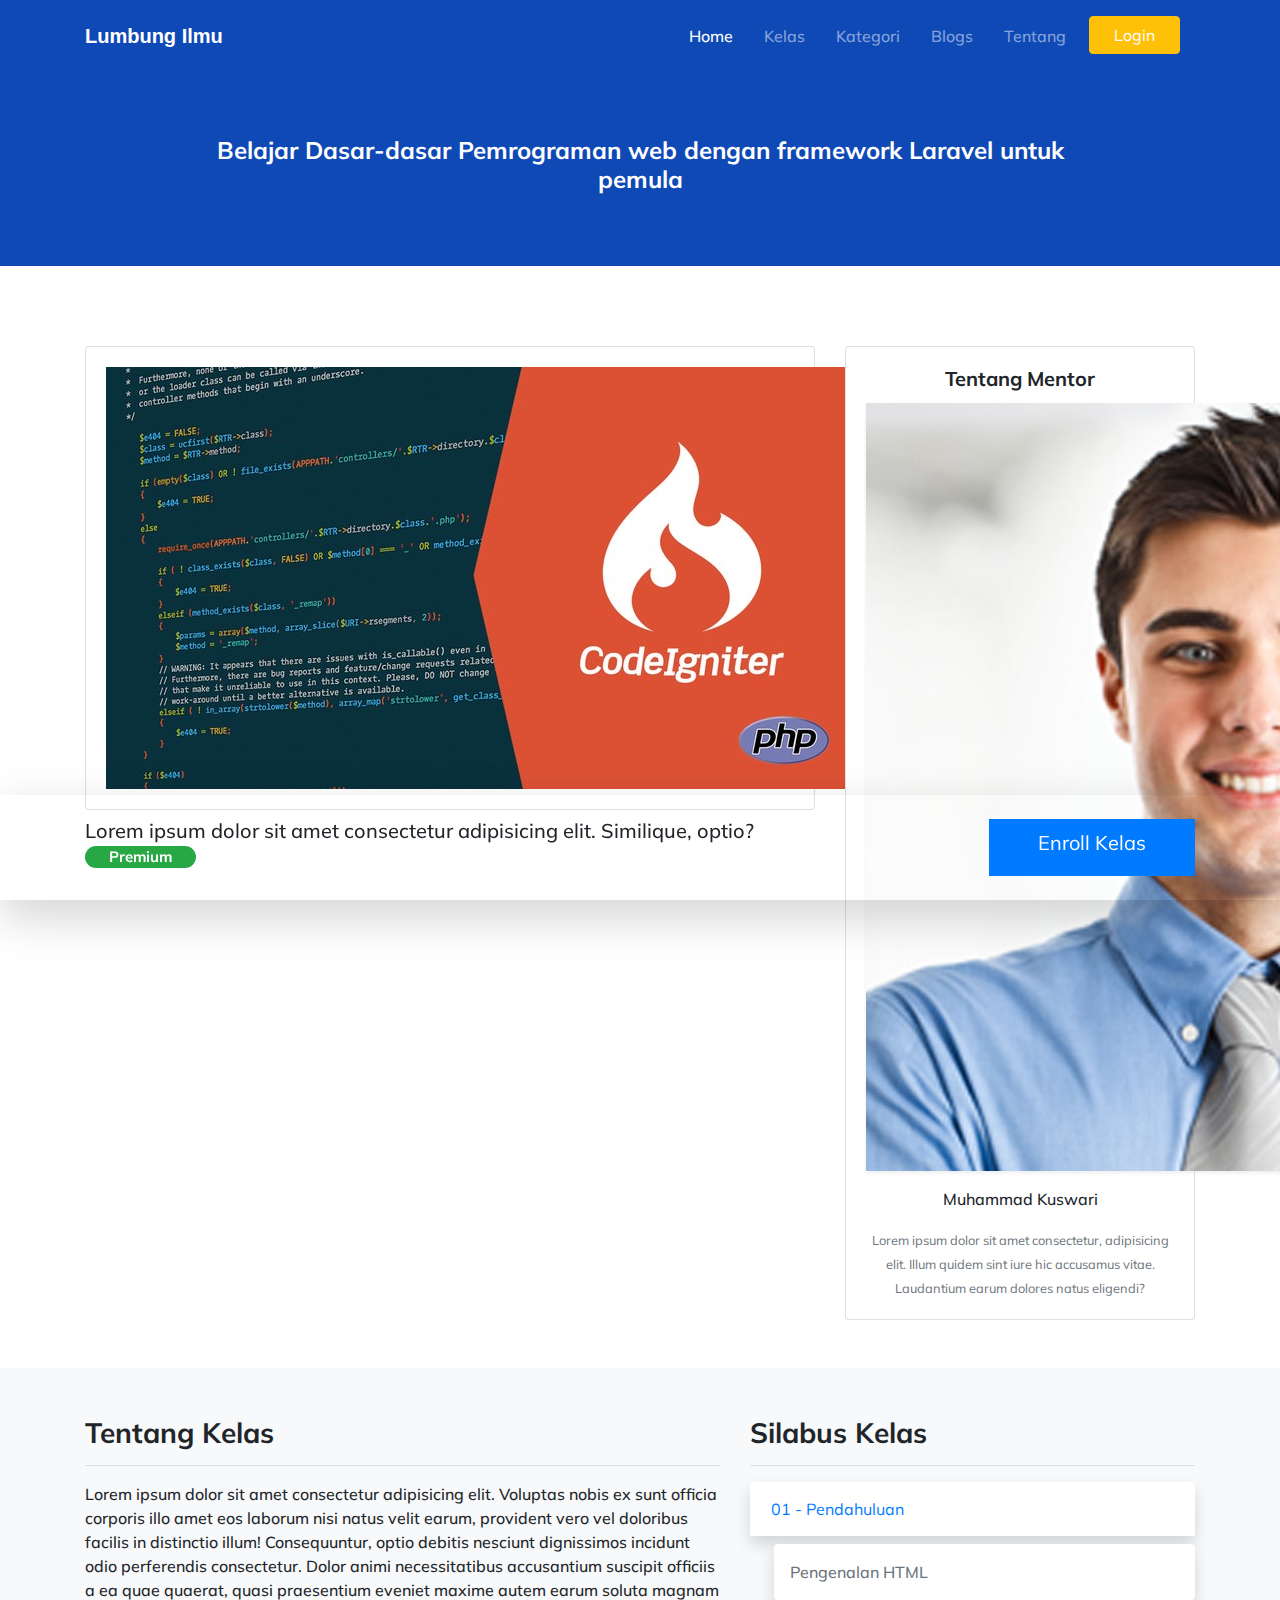
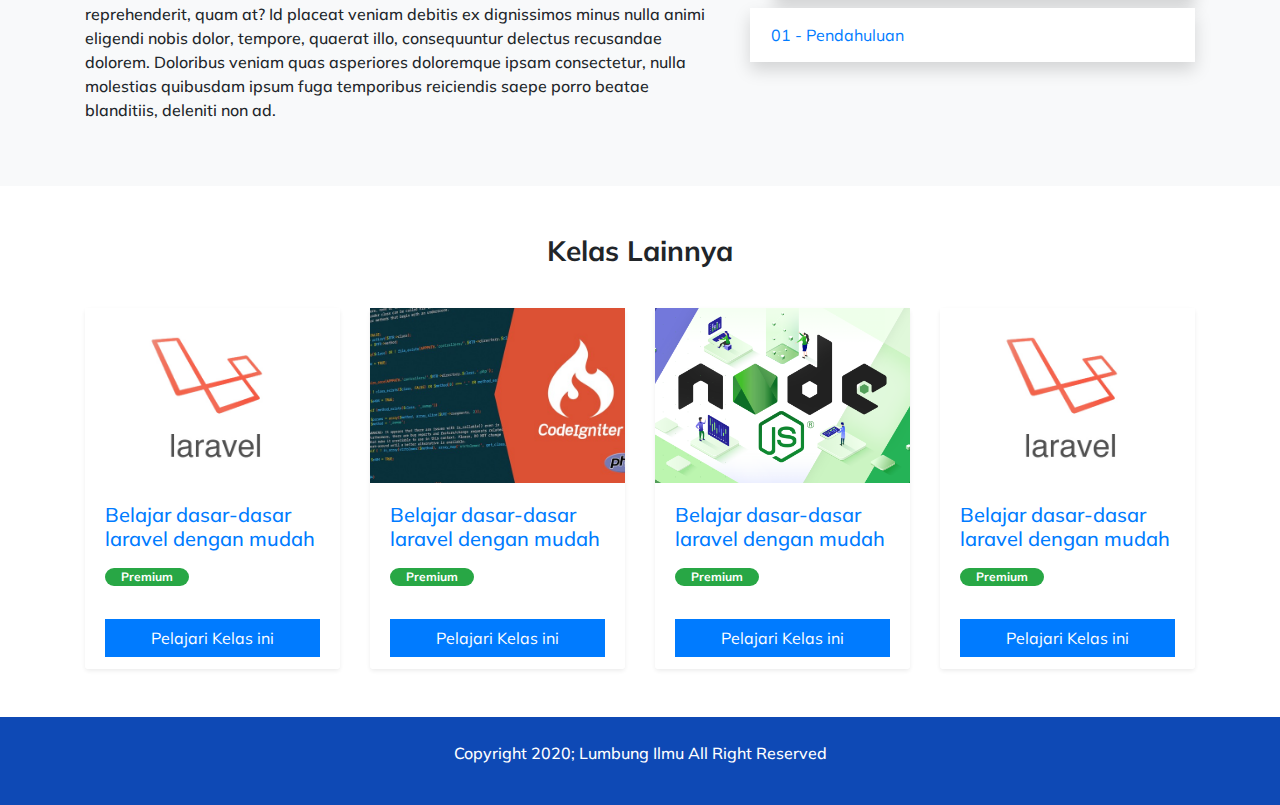
<file: pages/detail.html>
<!doctype html>
<html lang="en">

<head>
    <!-- Required meta tags -->
    <meta charset="utf-8">
    <meta name="viewport" content="width=device-width, initial-scale=1, shrink-to-fit=no">
    <!-- bootstrap css -->
    <link rel="stylesheet" href="../css/bootstrap.min.css">
    <!-- custom css -->
    <link rel="stylesheet" href="../css/app.css">

    <title>Lumbung Ilmu | Belajar Beragam kelas Online secara Gratis</title>
</head>

<body>
    <!-- navbar -->
    <nav class="navbar navbar-expand-lg navbar-dark py-3">
        <div class="container">
            <a class="navbar-brand" href="#">Lumbung Ilmu</a>
            <button class="navbar-toggler" type="button" data-toggle="collapse" data-target="#navbarNav"
                aria-controls="navbarNav" aria-expanded="false" aria-label="Toggle navigation">
                <span class="navbar-toggler-icon"></span>
            </button>
            <div class="collapse navbar-collapse" id="navbarNav">
                <ul class="navbar-nav ml-auto">
                    <li class="nav-item active">
                        <a class="nav-link" href="#">Home <span class="sr-only">(current)</span></a>
                    </li>
                    <li class="nav-item">
                        <a class="nav-link" href="#">Kelas</a>
                    </li>
                    <li class="nav-item">
                        <a class="nav-link" href="#">Kategori</a>
                    </li>
                    <div class="nav-item">
                        <a href="" class="nav-link">Blogs</a>
                    </div>
                    <div class="nav-item">
                        <a href="" class="nav-link">Tentang</a>
                    </div>
                    <li class="nav-item">
                        <a class="btn btn-warning text-white px-4" href="#">Login</a>
                    </li>
                </ul>
            </div>
        </div>
    </nav>
    <!-- end of navbar -->

    <!-- jumbotron -->
    <div class="jumbotron jumbotron-fluid">
        <div class="container text-white text-center">
            <div class="row">
                <div class="col-10 mx-auto">
                    <h4 class="font-weight-bold">Belajar Dasar-dasar Pemrograman web dengan framework Laravel untuk
                        pemula</h4>
                </div>
            </div>
        </div>
    </div>
    </div>
    <!-- end of jumbotron -->

    <!-- course-detail -->
    <section class="course-detail py-5">
        <div class="container">
            <div class="row">
                <div class="col-sm-8">
                    <div class="card">
                        <div class="card-body">
                            <img src="../images/courses/codeigniter.jpg" class="course-thumbnail-single">
                        </div>
                    </div>
                </div>
                <div class="col-sm-4">
                    <div class="card">
                        <div class="card-body text-center">
                            <h5 class="card-title font-weight-bold">Tentang Mentor</h5>
                            <img src="../images/instructors/1.jpg" class="rounded-cirle instructor-thumbnail shadow-sm">
                            <div class="instructor-profile mt-3">
                                <p>Muhammad Kuswari</p>
                                <small class="text-muted">
                                    Lorem ipsum dolor sit amet consectetur, adipisicing elit. Illum quidem sint iure hic
                                    accusamus vitae. Laudantium earum dolores natus eligendi?
                                </small>
                            </div>
                        </div>
                    </div>
                </div>
            </div>
        </div>
    </section>
    <!-- end of course detail -->

    <!-- about course -->
    <section class="about-course py-5 bg-light">
        <div class="container">
            <div class="row">
                <div class="col-sm-7">
                    <h3 class="font-weight-bold">Tentang Kelas</h3>
                    <hr>
                    <p>Lorem ipsum dolor sit amet consectetur adipisicing elit. Voluptas nobis ex sunt officia corporis
                        illo amet eos laborum nisi natus velit earum, provident vero vel doloribus facilis in distinctio
                        illum! Consequuntur, optio debitis nesciunt dignissimos incidunt odio perferendis consectetur.
                        Dolor animi necessitatibus accusantium suscipit officiis a ea quae quaerat, quasi praesentium
                        eveniet maxime autem earum soluta magnam reprehenderit, quam at? Id placeat veniam debitis ex
                        dignissimos minus nulla animi eligendi nobis dolor, tempore, quaerat illo, consequuntur delectus
                        recusandae dolorem. Doloribus veniam quas asperiores doloremque ipsam consectetur, nulla
                        molestias quibusdam ipsum fuga temporibus reiciendis saepe porro beatae blanditiis, deleniti non
                        ad.</p>
                </div>
                <div class="col-sm-5">
                    <h3 class="font-weight-bold">Silabus Kelas</h3>
                    <hr>

                    <div class="accordion" id="accordionExample">
                        <div class="card shadow border-0 p-2 mt-2">
                            <h2 class="mb-0">
                                <button class="btn btn-link btn-block text-left" type="button" data-toggle="collapse"
                                    data-target="#collapseOne" aria-expanded="true" aria-controls="collapseOne">
                                    01 - Pendahuluan
                                </button>
                            </h2>
                        </div>
                        <div id="collapseOne" class="collapse show" aria-labelledby="headingOne"
                            data-parent="#accordionExample">
                            <div class="card shadow border-0 p-3 text-muted ml-4 my-2">
                                Pengenalan HTML
                            </div>
                        </div>
                        <div class="card shadow border-0 p-2 mt-2">
                            <h2 class="mb-0">
                                <button class="btn btn-link btn-block text-left" type="button" data-toggle="collapse"
                                    data-target="#collapseTwo" aria-expanded="true" aria-controls="collapseOne">
                                    01 - Pendahuluan
                                </button>
                            </h2>
                        </div>
                        <div id="collapseTwo" class="collapse" aria-labelledby="headingTwo"
                            data-parent="#accordionExample">
                            <div class="card shadow border-0 p-3 text-muted ml-4 my-2">
                                Pengenalan HTML
                            </div>
                        </div>
                    </div>
                </div>
            </div>
        </div>
        </div>
    </section>
    <!-- end of about course -->

    <!-- reviews -->
    <section class="reviews py-5">
        <div class="container">
            <h3 class="font-weight-bold text-center">Kelas Lainnya</h3>
            <div class="row mt-4">
                <div class="col-sm-3">
                    <div class="card shadow-sm border-0 mt-3">
                        <img src="../images/courses/laravel.jpg" class="course-thumbnail" width="100%">
                        <div class="card-body">
                            <h5 class="card-title">
                                <a href="">Belajar dasar-dasar laravel dengan mudah</a>
                            </h5>
                            <span class="badge badge-success badge-pill px-3">Premium</span>
                        </div>
                        <div class="card-footer border-0 bg-white">
                            <a href="" class="btn btn-primary btn-block rounded-0">Pelajari Kelas ini</a>
                        </div>
                    </div>
                </div>
                <div class="col-sm-3">
                    <div class="card shadow-sm border-0 mt-3">
                        <img src="../images/courses/codeigniter.jpg" class="course-thumbnail" width="100%">
                        <div class="card-body">
                            <h5 class="card-title">
                                <a href="">Belajar dasar-dasar laravel dengan mudah</a>
                            </h5>
                            <span class="badge badge-success badge-pill px-3">Premium</span>
                        </div>
                        <div class="card-footer border-0 bg-white">
                            <a href="" class="btn btn-primary btn-block rounded-0">Pelajari Kelas ini</a>
                        </div>
                    </div>
                </div>
                <div class="col-sm-3">
                    <div class="card shadow-sm border-0 mt-3">
                        <img src="../images/courses/nodejs.png" class="course-thumbnail" width="100%">
                        <div class="card-body">
                            <h5 class="card-title">
                                <a href="">Belajar dasar-dasar laravel dengan mudah</a>
                            </h5>
                            <span class="badge badge-success badge-pill px-3">Premium</span>
                        </div>
                        <div class="card-footer border-0 bg-white">
                            <a href="" class="btn btn-primary btn-block rounded-0">Pelajari Kelas ini</a>
                        </div>
                    </div>
                </div>
                <div class="col-sm-3">
                    <div class="card shadow-sm border-0 mt-3">
                        <img src="../images/courses/laravel.jpg" class="course-thumbnail" width="100%">
                        <div class="card-body">
                            <h5 class="card-title">
                                <a href="">Belajar dasar-dasar laravel dengan mudah</a>
                            </h5>
                            <span class="badge badge-success badge-pill px-3">Premium</span>
                        </div>
                        <div class="card-footer border-0 bg-white">
                            <a href="" class="btn btn-primary btn-block rounded-0">Pelajari Kelas ini</a>
                        </div>
                    </div>
                </div>
            </div>
        </div>
    </section>
    <!-- end of reviews -->


    <!-- enroll bar -->
    <div class="enroll-bar fixed-bottom shadow-lg py-4">
        <div class="container d-flex justify-content-between">
            <h5>
                <span>Lorem ipsum dolor sit amet consectetur adipisicing elit. Similique, optio?</span>
                <br>
                <span class="badge badge-success badge-pill px-4">Premium</span>
            </h5>
            <a href="" class="btn btn-primary btn-lg rounded-0 px-5">Enroll Kelas</a>
        </div>
    </div>
    <!-- end of enroll bar -->

    <!-- footer -->
    <footer class="py-4">
        <div class="container text-white text-center">
            <p>Copyright 2020; Lumbung Ilmu All Right Reserved</p>
        </div>
    </footer>
    <!-- end of footer -->

    <!-- Optional JavaScript; choose one of the two! -->

    <!-- Option 1: jQuery and Bootstrap Bundle (includes Popper) -->
    <script src="https://code.jquery.com/jquery-3.5.1.slim.min.js">
    </script>
    <script src="../js/bootstrap.bundle.min.js">
    </script>

    <!-- Option 2: jQuery, Popper.js, and Bootstrap JS
    <script src="https://code.jquery.com/jquery-3.5.1.slim.min.js" integrity="sha384-DfXdz2htPH0lsSSs5nCTpuj/zy4C+OGpamoFVy38MVBnE+IbbVYUew+OrCXaRkfj" crossorigin="anonymous"></script>
    <script src="https://cdn.jsdelivr.net/npm/popper.js@1.16.1/dist/umd/popper.min.js" integrity="sha384-9/reFTGAW83EW2RDu2S0VKaIzap3H66lZH81PoYlFhbGU+6BZp6G7niu735Sk7lN" crossorigin="anonymous"></script>
    <script src="https://cdn.jsdelivr.net/npm/bootstrap@4.5.3/dist/js/bootstrap.min.js" integrity="sha384-w1Q4orYjBQndcko6MimVbzY0tgp4pWB4lZ7lr30WKz0vr/aWKhXdBNmNb5D92v7s" crossorigin="anonymous"></script>
    -->
</body>

</html>
</file>
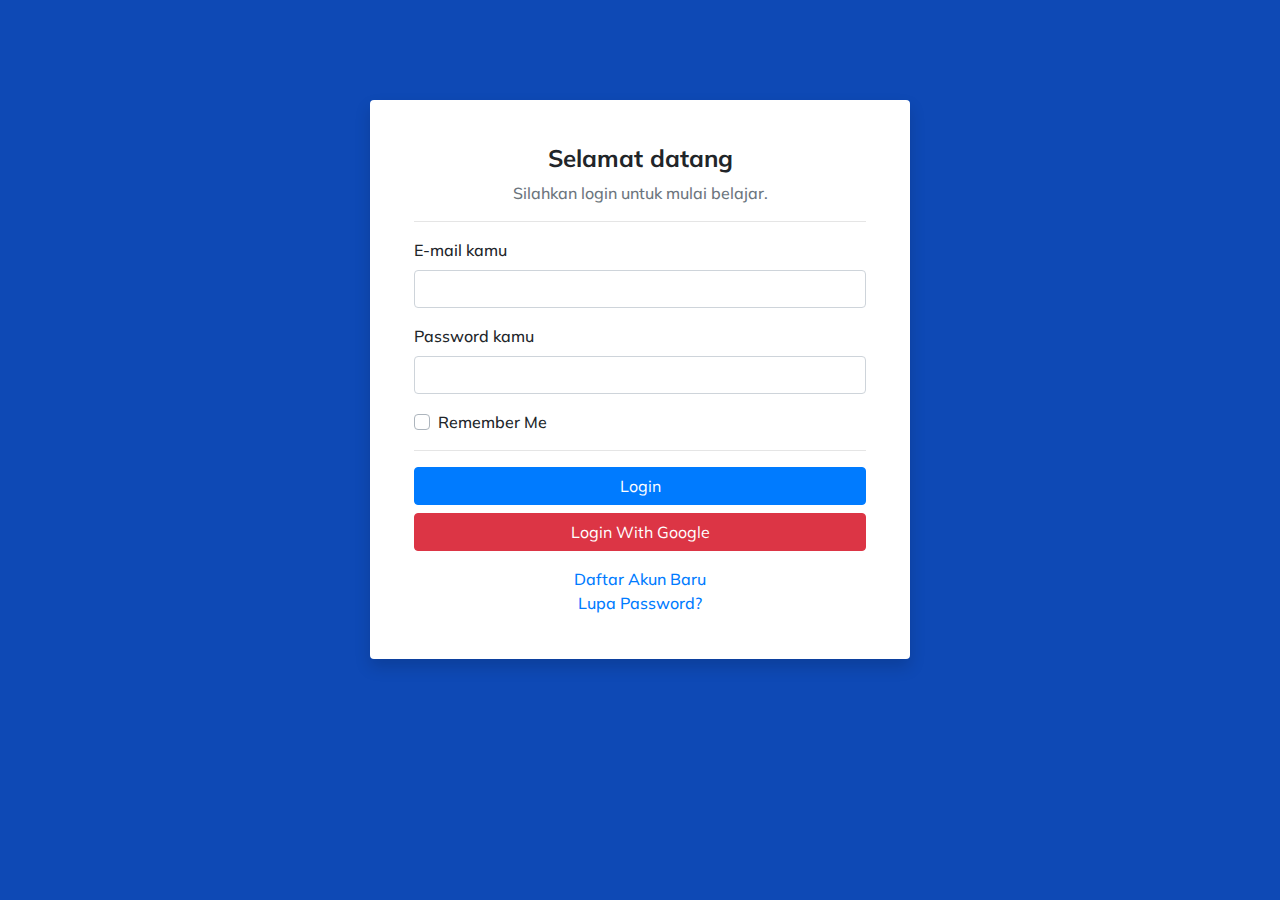
<file: pages/login.html>
<!doctype html>
<html lang="en">

<head>
    <!-- Required meta tags -->
    <meta charset="utf-8">
    <meta name="viewport" content="width=device-width, initial-scale=1, shrink-to-fit=no">
    <!-- bootstrap css -->
    <link rel="stylesheet" href="../css/bootstrap.min.css">
    <!-- custom css -->
    <link rel="stylesheet" href="../css/app.css">

    <title>Lumbung Ilmu | Belajar Beragam kelas Online secara Gratis</title>
</head>

<body class="bg-blue">

    <section class="login-area">
        <div class="container">
            <div class="row">
                <div class="col-sm-6 mx-auto">
                    <div class="card border-0 shadow p-4">
                        <div class="card-body">
                            <div class="text-center">
                                <h4 class="font-weight-bold">Selamat datang</h4>
                                <span class="text-muted">Silahkan login untuk mulai belajar.</span>
                                <hr>
                            </div>
                            <div class="login-form">
                                <form action="">
                                    <div class="form-group">
                                        <label for="email">E-mail kamu</label>
                                        <input type="text" name="email" id="email" class="form-control">
                                    </div>
                                    <div class="form-group">
                                        <label for="password">Password kamu</label>
                                        <input type="password" name="password" id="password" class="form-control">
                                    </div>
                                    <div class="custom-control custom-checkbox">
                                        <input type="checkbox" class="custom-control-input" id="customCheck1">
                                        <label class="custom-control-label" for="customCheck1">Remember Me</label>
                                    </div>
                                    <hr>
                                    <div class="form-action">
                                        <button type="submit" class="btn btn-primary btn-block">Login</button>
                                        <a href="" class="btn btn-danger btn-block">Login With Google</a>
                                    </div>
                                    <div class="text-center mt-3">
                                        <a href="">Daftar Akun Baru</a>
                                        <br>
                                        <a href="">Lupa Password?</a>
                                    </div>
                                </form>
                            </div>
                        </div>
                    </div>
                </div>
            </div>
        </div>
    </section>

    <!-- Optional JavaScript; choose one of the two! -->

    <!-- Option 1: jQuery and Bootstrap Bundle (includes Popper) -->
    <script src="https://code.jquery.com/jquery-3.5.1.slim.min.js">
    </script>
    <script src="../js/bootstrap.bundle.min.js">
    </script>

    <!-- Option 2: jQuery, Popper.js, and Bootstrap JS
    <script src="https://code.jquery.com/jquery-3.5.1.slim.min.js" integrity="sha384-DfXdz2htPH0lsSSs5nCTpuj/zy4C+OGpamoFVy38MVBnE+IbbVYUew+OrCXaRkfj" crossorigin="anonymous"></script>
    <script src="https://cdn.jsdelivr.net/npm/popper.js@1.16.1/dist/umd/popper.min.js" integrity="sha384-9/reFTGAW83EW2RDu2S0VKaIzap3H66lZH81PoYlFhbGU+6BZp6G7niu735Sk7lN" crossorigin="anonymous"></script>
    <script src="https://cdn.jsdelivr.net/npm/bootstrap@4.5.3/dist/js/bootstrap.min.js" integrity="sha384-w1Q4orYjBQndcko6MimVbzY0tgp4pWB4lZ7lr30WKz0vr/aWKhXdBNmNb5D92v7s" crossorigin="anonymous"></script>
    -->
</body>

</html>
</file>
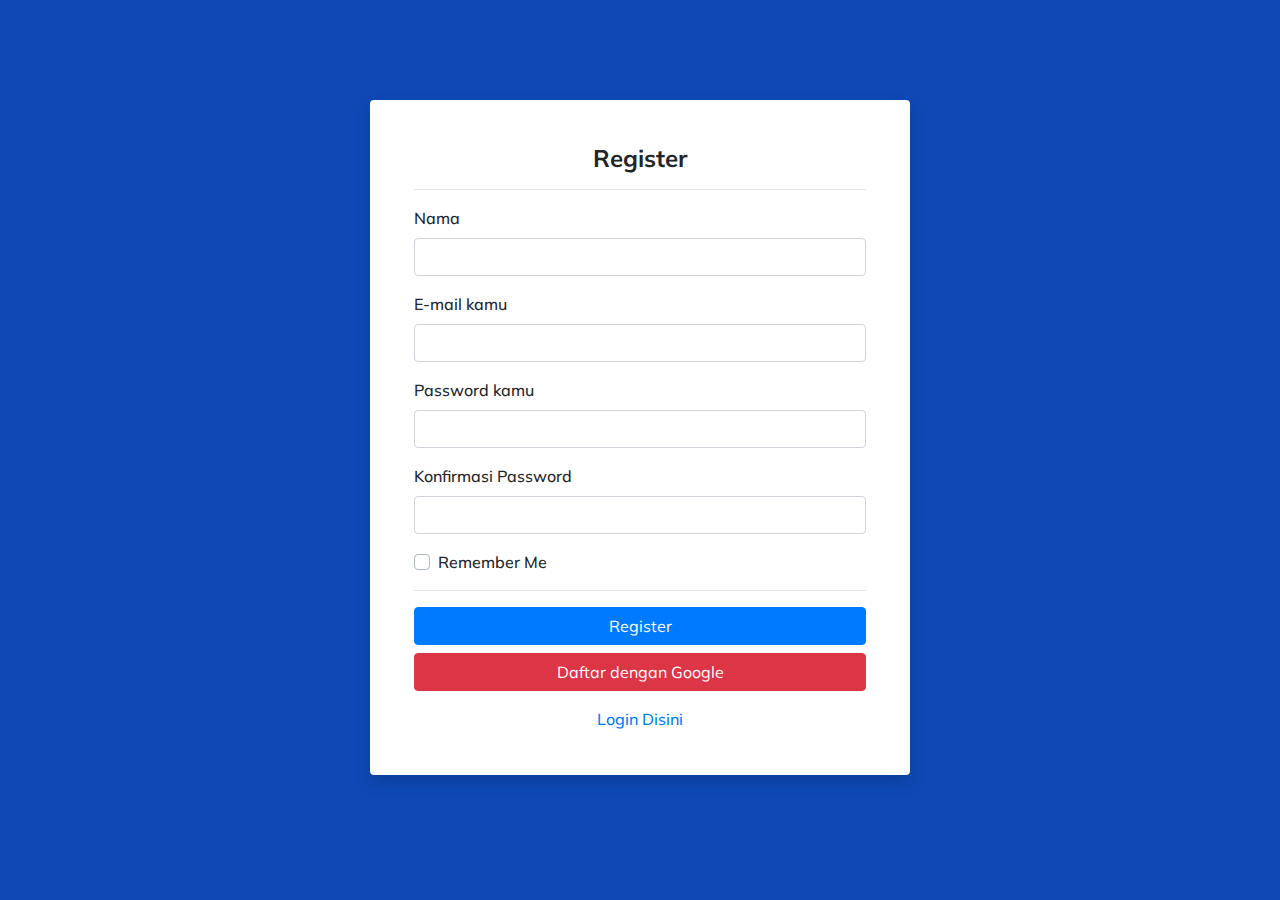
<file: pages/register.html>
<!doctype html>
<html lang="en">

<head>
    <!-- Required meta tags -->
    <meta charset="utf-8">
    <meta name="viewport" content="width=device-width, initial-scale=1, shrink-to-fit=no">
    <!-- bootstrap css -->
    <link rel="stylesheet" href="../css/bootstrap.min.css">
    <!-- custom css -->
    <link rel="stylesheet" href="../css/app.css">

    <title>Lumbung Ilmu | Belajar Beragam kelas Online secara Gratis</title>
</head>

<body class="bg-blue">

    <section class="login-area">
        <div class="container">
            <div class="row">
                <div class="col-sm-6 mx-auto">
                    <div class="card border-0 shadow p-4">
                        <div class="card-body">
                            <div class="text-center">
                                <h4 class="font-weight-bold">Register</h4>
                                <hr>
                            </div>
                            <div class="login-form">
                                <form action="">
                                    <div class="form-group">
                                        <label for="name">Nama</label>
                                        <input type="text" id="name" name="name" class="form-control">
                                    </div>
                                    <div class="form-group">
                                        <label for="email">E-mail kamu</label>
                                        <input type="text" name="email" id="email" class="form-control">
                                    </div>
                                    <div class="form-group">
                                        <label for="password">Password kamu</label>
                                        <input type="password" name="password" id="password" class="form-control">
                                    </div>
                                    <div class="form-group">
                                        <label for="password_confirmation">Konfirmasi Password</label>
                                        <input type="password" id="password_confirmation" name="password_confirmation"
                                            class="form-control">
                                    </div>
                                    <div class="custom-control custom-checkbox">
                                        <input type="checkbox" class="custom-control-input" id="customCheck1">
                                        <label class="custom-control-label" for="customCheck1">Remember Me</label>
                                    </div>
                                    <hr>
                                    <div class="form-action">
                                        <button type="submit" class="btn btn-primary btn-block">Register</button>
                                        <a href="" class="btn btn-danger btn-block">Daftar dengan Google</a>
                                    </div>
                                    <div class="text-center mt-3">
                                        <a href="">Login Disini</a>
                                    </div>
                                </form>
                            </div>
                        </div>
                    </div>
                </div>
            </div>
        </div>
    </section>

    <!-- Optional JavaScript; choose one of the two! -->

    <!-- Option 1: jQuery and Bootstrap Bundle (includes Popper) -->
    <script src="https://code.jquery.com/jquery-3.5.1.slim.min.js">
    </script>
    <script src="../js/bootstrap.bundle.min.js">
    </script>

    <!-- Option 2: jQuery, Popper.js, and Bootstrap JS
    <script src="https://code.jquery.com/jquery-3.5.1.slim.min.js" integrity="sha384-DfXdz2htPH0lsSSs5nCTpuj/zy4C+OGpamoFVy38MVBnE+IbbVYUew+OrCXaRkfj" crossorigin="anonymous"></script>
    <script src="https://cdn.jsdelivr.net/npm/popper.js@1.16.1/dist/umd/popper.min.js" integrity="sha384-9/reFTGAW83EW2RDu2S0VKaIzap3H66lZH81PoYlFhbGU+6BZp6G7niu735Sk7lN" crossorigin="anonymous"></script>
    <script src="https://cdn.jsdelivr.net/npm/bootstrap@4.5.3/dist/js/bootstrap.min.js" integrity="sha384-w1Q4orYjBQndcko6MimVbzY0tgp4pWB4lZ7lr30WKz0vr/aWKhXdBNmNb5D92v7s" crossorigin="anonymous"></script>
    -->
</body>

</html>
</file>
<file: css/app.css>
/* import font from google */
@import url("https://fonts.googleapis.com/css2?family=Andika+New+Basic:wght@400;700&family=Mulish:wght@500;600;700;800&display=swap");

/* css begin here */
body {
    font-family: "Mulish", sans-serif;
    font-weight: 500;
}

.navbar,
.jumbotron,
footer {
    background-color: #0e49b5 !important;
    border-radius: 0;
}

.bg-blue {
    background-color: #0e49b5 !important;
}

.jumbotron h1 {
    font-family: 'Andika New Basic', sans-serif;
}

.navbar-brand {
    font-family: 'Andika New Basic', sans-serif;
    font-weight: 700;
}

.nav-item {
    margin-right: 15px;
}

.benefit-us img {
    height: 125px;
}

.course-thumbnail {
    height: 175px;
    object-fit: cover;
    object-position: center;
}

.blogs-thumbnail {
    height: 100%;
    object-position: center;
    object-fit: cover;
}

.login-area {
    margin-top: 100px;
}
</file>
